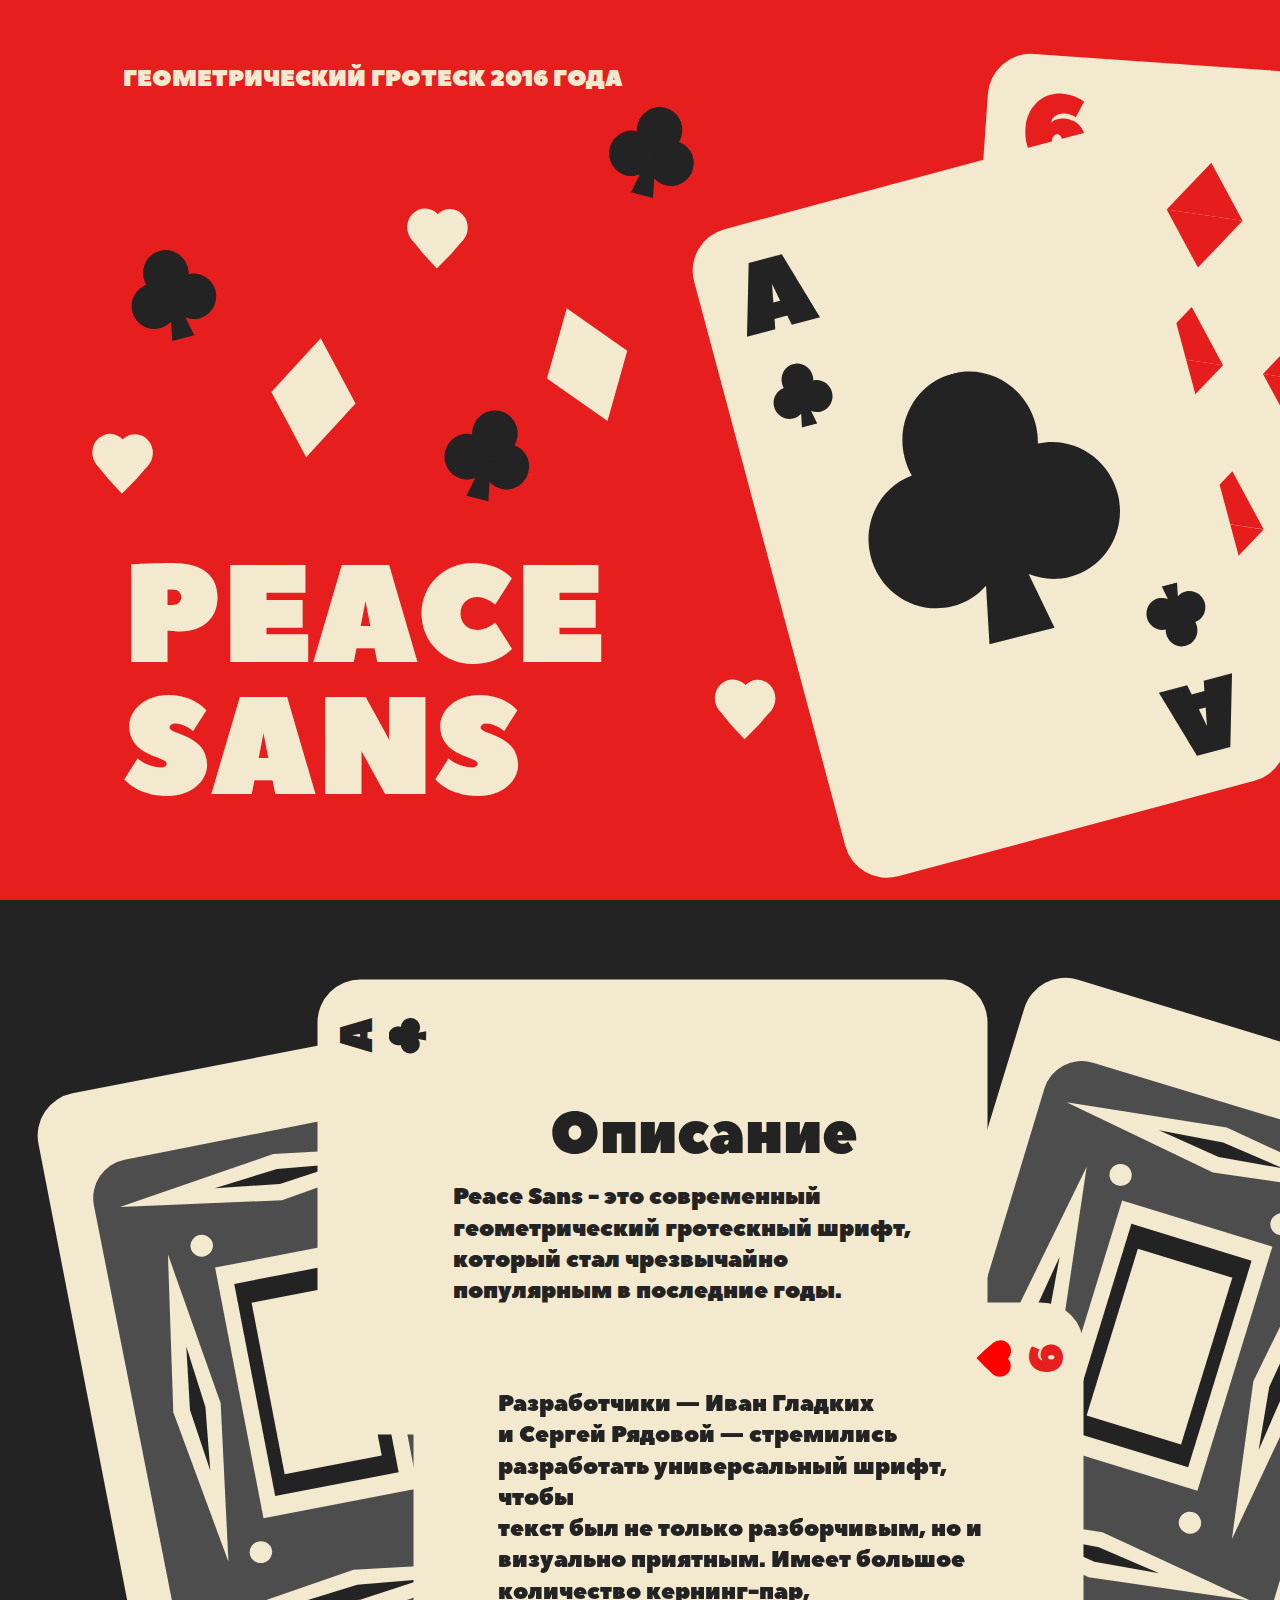
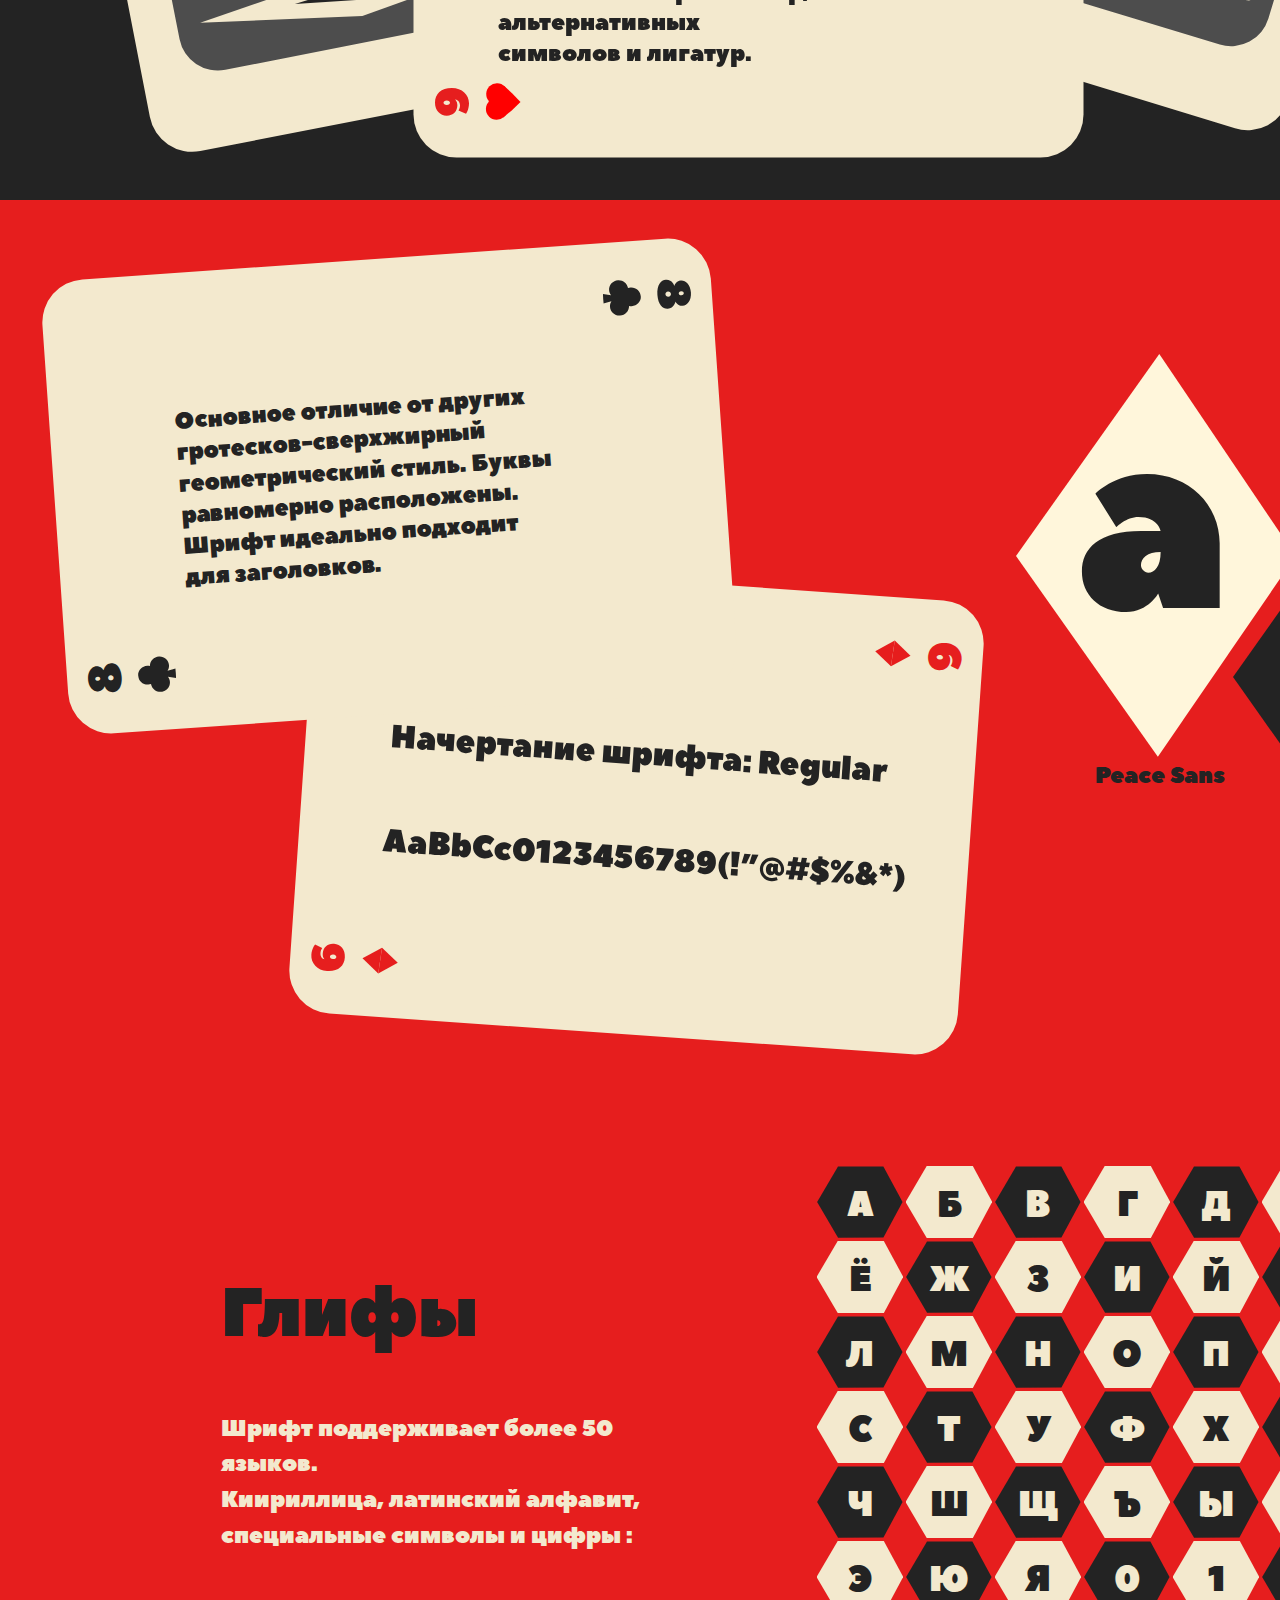
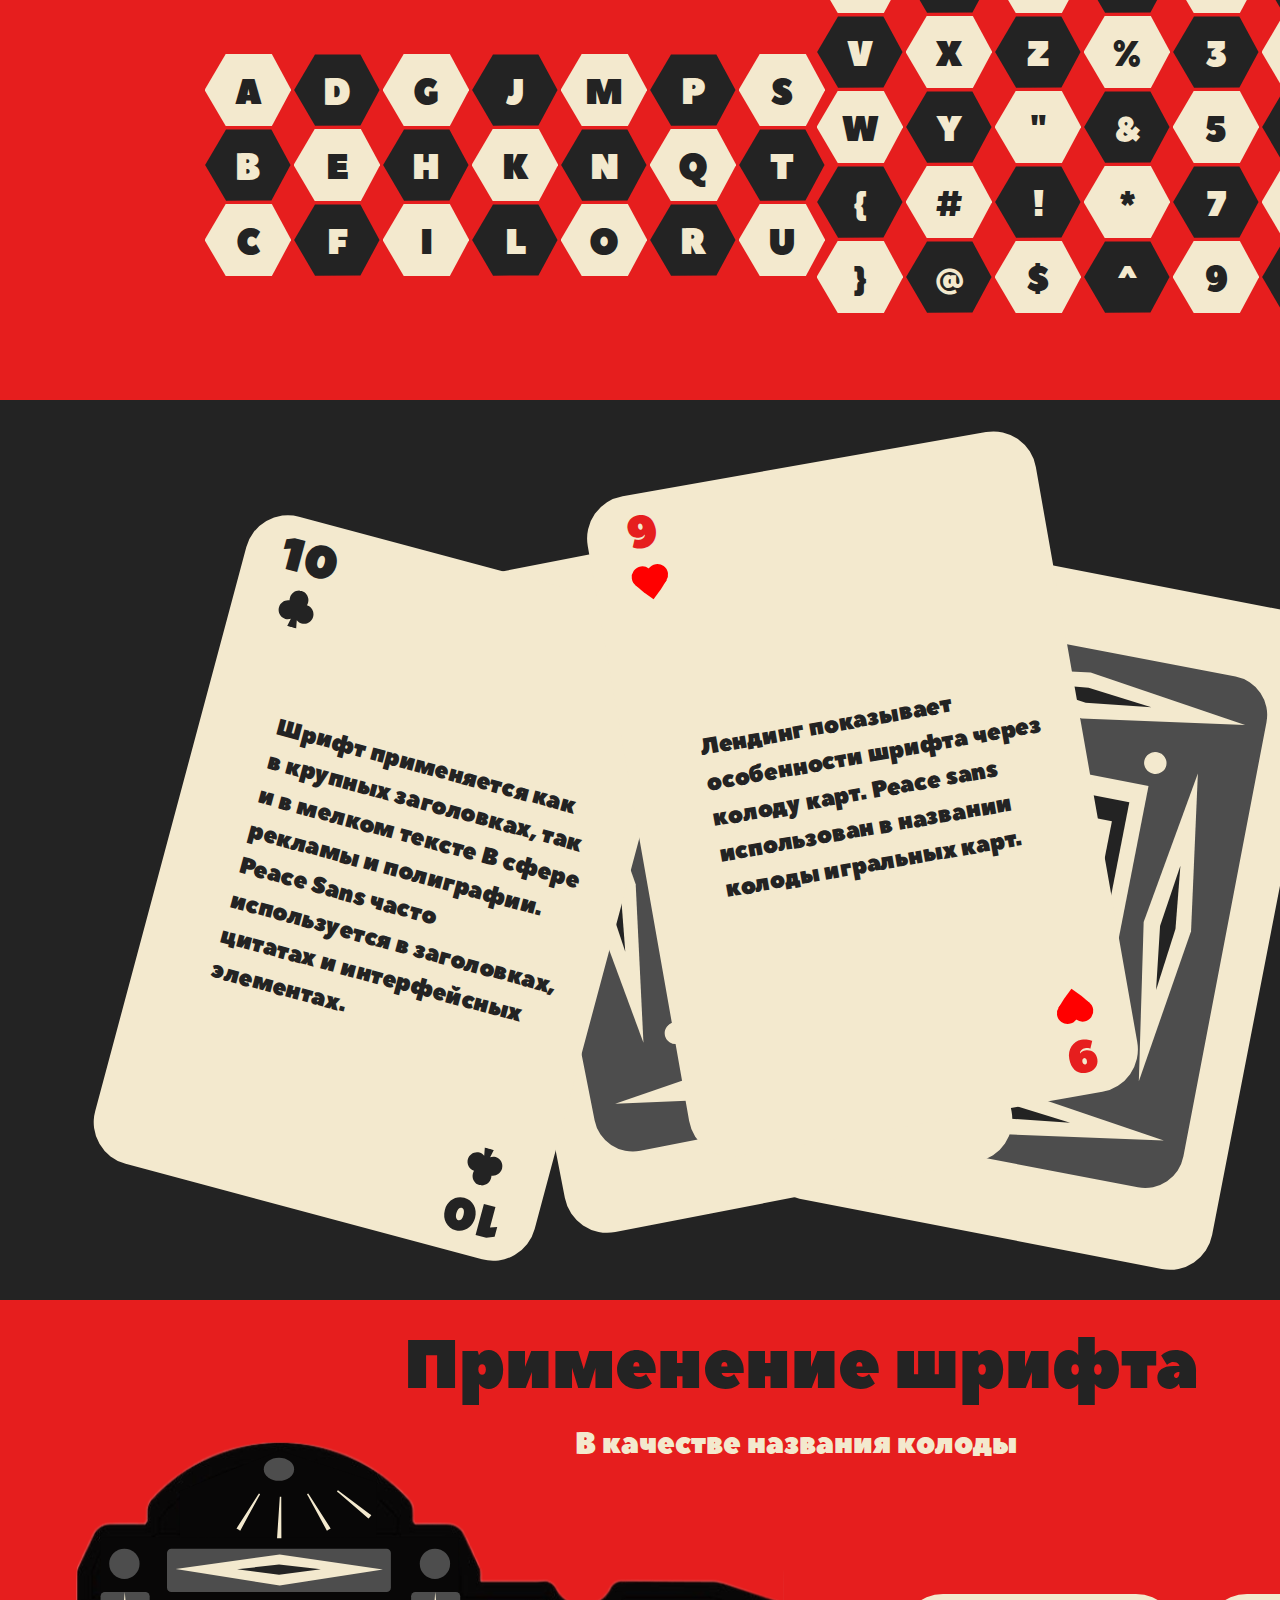
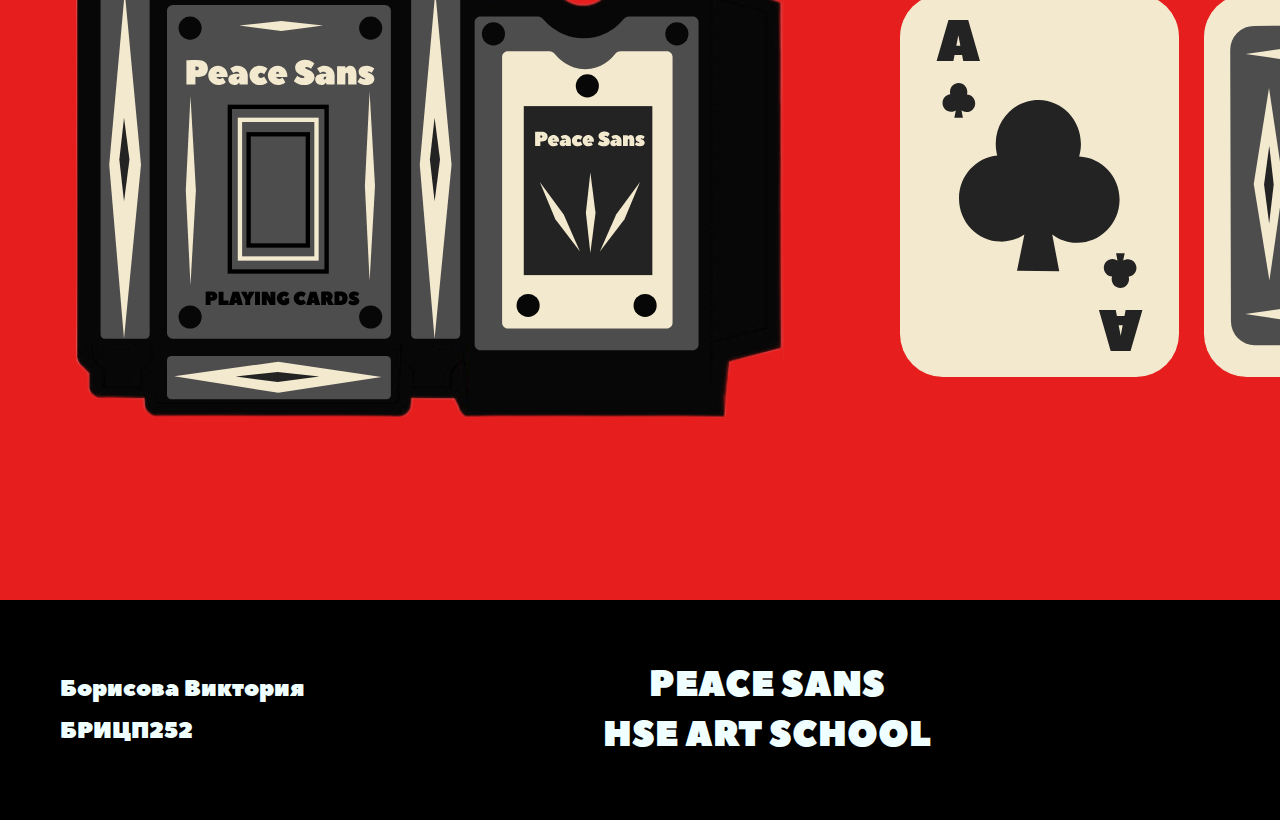
<file: index.html>
<!DOCTYPE html>
<html lang="en">

<head>
    <meta charset="UTF-8">
    <meta name="viewport" content="width=device-width, initial-scale=1.0">
    <title>Peace Sans</title>
    <link  rel="icon" href="assets/font/images/icon.png">
    <link rel="stylesheet" href="css/style.css">
</head>

<body>
    <section class="red_bg screen-height" id="screen1">
        <p class="par">
            ГЕОМЕТРИЧЕСКИЙ ГРОТЕСК 2016 ГОДА
        </p>
        <img id="first-icons" src="assets/font/images/first-icons2.svg" alt="">
        <div class="card rotat" id="card1">
            <div class="cardheader">
                <p class="cardtitle">A</p>
                <img class="card-ill" src="assets/font/images/Kresti.svg" alt="">
            </div>
            <img class="main-ill" src="assets/font/images/Kresti.svg" alt="">
            <div class="cardheader" style="align-self: flex-end; transform: rotate(180deg)">
                <p class="cardtitle">A</p>
                <img class="card-ill" src="assets/font/images/Kresti.svg" alt="">
            </div>
        </div>
        <div class="card rotat2" id="card2">
            <div class="cardheader">
                <p class="cardtitle2">6</p>
                <img class="card-ill" src="assets/font/images/bubni.svg" alt="">
            </div>
            <img class="main-ill2" src="assets/font/images/bubnibig.svg" alt="">
            <div class="cardheader" style="align-self: flex-end; transform: rotate(180deg)">
                <p class="cardtitle2">6</p>
                <img class="card-ill" src="assets/font/images/bubni.svg" alt="">
            </div>
        </div>
        <h1>PEACE<br>SANS</h1>
    </section>
    <section class="gray_bg screen-height" id="screen2">
        
        
        <div class="card" id="card3">
            
            <div class="cardheader" style="align-self: flex-end">
                <p class="cardtitle3">A</p>
                <img class="card-illmin" src="assets/font/images/Kresti.svg" alt="">
                
            </div>
            <div class="card-content"><h3 class="card-description">Описание</h3>
            <p class="card-text">Peace Sans - это
            современный<br>геометрический гротескный шрифт,<br>который стал чрезвычайно<br>популярным в последние годы.</p></div>
            
        </div>
        <div class="card" id="card4">
            <div class="cardheader">
                <p class="cardtitle4">9</p>
                <img class="card-illmin" src="assets/font/images/chervi.svg" style="transform: rotate(-90deg);" alt="">
            </div>
            <div class="card-content">
                <p class="card-text" style="transform: rotate(180deg);">Разработчики — Иван Гладких<br>и
            Сергей Рядовой — стремились<br>разработать универсальный шрифт, чтобы<br>текст был не только разборчивым, но
            и<br>визуально приятным. Имеет большое<br>количество кернинг-пар, альтернативных<br>символов и лигатур. </p>
            </div>
            
            <div class="cardheader" style="align-self: flex-end; transform: rotate(180deg);">
                <p class="cardtitle4">9</p>
                <img class="card-illmin" src="assets/font/images/chervi.svg" style="transform: rotate(-90deg)" alt="">
            </div>
        </div>
        <div class="card anymshake3" id="card5">
            <img class="full-card-shirt" style="transform: rotate(10deg);" src="assets/font/images/shirt2.svg">
        </div>
        <div class="card anymshake4" id="card6">
            <img class="full-card-shirt" style="transform: rotate(10deg);" src="assets/font/images/shirt2.svg" alt="">
        </div>
    </section>
    <section class="red_bg screen-height" id="screen3">
        
        
        

        <div class="card" id="card7">
            <div class="cardheader">
                <p class="cardtitle3">8</p>
                <img class="card-illmin" src="assets/font/images/Kresti.svg" alt="">
            </div>
            <div class="card-content">
                <p class="card-text" style="margin-left: 80px;">
            Основное отличие от других<br>гротесков - сверхжирный<br>геометрический стиль. Буквы<br>равномерно
            расположены.<br>Шрифт идеально подходит<br>для заголовков.</p>
            </div>
            <div class="cardheader" style="align-self: flex-end; transform: rotate(180deg);">
                <p class="cardtitle3">8</p>
                <img class="card-illmin" src="assets/font/images/Kresti.svg" alt="">
            </div>
        </div>
        <div class="card" id="card8">
            <div class="cardheader">
                <p class="cardtitle4">6</p>
                <img class="card-illmin" src="assets/font/images/bubni.svg" alt="">
            </div>
            <div class="card-content">
                <p class="card-text" style="font-size: 32px; transform: rotate(180deg); margin-bottom: 40px">
            AaBbCc0123456789(!”@#$%&*)</p>
                <p class="card-text" style="font-size: 32px; transform: rotate(180deg);">
            Начертание шрифта: Regular</p>
            
            </div>
            <div class="cardheader" style="align-self: flex-end; transform: rotate(180deg);">
                <p class="cardtitle4">6</p>
                <img class="card-illmin" src="assets/font/images/bubni.svg" alt="">
            </div>
        </div>
        <img class="rhomb1" src="assets/font/images/rhomb1.2.svg" alt="">
        <img class="rhomb2" src="assets/font/images/rhomb2.2.svg" alt="">
        <p style="font-size: 246px; color:#232323; position: absolute; left: 1077px; top: 160px;">a</p>
        <p
            style="font-size: 246px; color:#F3E9CE; position: absolute; left: 1305px; top: 310px;font-family: Arial, Helvetica, sans-serif;">
            a</p>
        <p class="par" style="color:#232323; position: absolute; left: 1095px; top: 559px">Peace Sans</p>
        <p class="par" style="position: absolute; left: 1345px; top: 685px;">Inter</p>
    </section>
    <section class="red_bg screen-height" id="screen4">
        <div class="glyphs">
            <h2>Глифы</h2>
            <p class="par">Шрифт поддерживает более
                50<br>языков.<br>Киириллица, латинский алфавит,<br>специальные символы и цифры : </p>
        </div>

        <div class="hexagon-grid1">
            <div class="hexagon-black">
                <p class="hexpwhite">A</p>
            </div>
            <div class="hexagon-wight hex-white">
                <p class="hexpblack">Б</p>
            </div>
            <div class="hexagon-black">
                <p class="hexpwhite">В</p>
            </div>
            <div class="hexagon-wight">
                <p class="hexpblack">Г</p>
            </div>
            <div class="hexagon-black">
                <p class="hexpwhite">Д</p>
            </div>
            <div class="hexagon-wight">
                <p class="hexpblack">Е</p>
            </div>

            <div class="hexagon-wight">
                <p class="hexpblack">Ё</p>
            </div>
            <div class="hexagon-black">
                <p class="hexpwhite">Ж</p>
            </div>
            <div class="hexagon-wight">
                <p class="hexpblack">З</p>
            </div>
            <div class="hexagon-black">
                <p class="hexpwhite">И</p>
            </div>
            <div class="hexagon-wight">
                <p class="hexpblack">Й</p>
            </div>
            <div class="hexagon-black">
                <p class="hexpwhite">К</p>
            </div>

            <div class="hexagon-black">
                <p class="hexpwhite">Л</p>
            </div>
            <div class="hexagon-wight">
                <p class="hexpblack">М</p>
            </div>
            <div class="hexagon-black">
                <p class="hexpwhite">Н</p>
            </div>
            <div class="hexagon-wight">
                <p class="hexpblack">О</p>
            </div>
            <div class="hexagon-black">
                <p class="hexpwhite">П</p>
            </div>
            <div class="hexagon-wight">
                <p class="hexpblack">Р</p>
            </div>

            <div class="hexagon-wight">
                <p class="hexpblack">С</p>
            </div>
            <div class="hexagon-black">
                <p class="hexpwhite">Т</p>
            </div>
            <div class="hexagon-wight">
                <p class="hexpblack">У</p>
            </div>
            <div class="hexagon-black">
                <p class="hexpwhite">Ф</p>
            </div>
            <div class="hexagon-wight">
                <p class="hexpblack">Х</p>
            </div>
            <div class="hexagon-black">
                <p class="hexpwhite">Ц</p>
            </div>

            <div class="hexagon-black">
                <p class="hexpwhite">Ч</p>
            </div>
            <div class="hexagon-wight">
                <p class="hexpblack">Ш</p>
            </div>
            <div class="hexagon-black">
                <p class="hexpwhite">Щ</p>
            </div>
            <div class="hexagon-wight">
                <p class="hexpblack">Ъ</p>
            </div>
            <div class="hexagon-black">
                <p class="hexpwhite">Ы</p>
            </div>
            <div class="hexagon-wight">
                <p class="hexpblack">Ь</p>
            </div>

            <div class="hexagon-wight">
                <p class="hexpblack">Э</p>
            </div>
            <div class="hexagon-black">
                <p class="hexpwhite">Ю</p>
            </div>
            <div class="hexagon-wight">
                <p class="hexpblack">Я</p>
            </div>
            <div class="hexagon-black">
                <p class="hexpwhite">0</p>
            </div>
            <div class="hexagon-wight">
                <p class="hexpblack">1</p>
            </div>
            <div class="hexagon-black">
                <p class="hexpwhite">2</p>
            </div>

            <div class="hexagon-black">
                <p class="hexpwhite">V</p>
            </div>
            <div class="hexagon-wight">
                <p class="hexpblack">X</p>
            </div>
            <div class="hexagon-black">
                <p class="hexpwhite">Z</p>
            </div>
            <div class="hexagon-wight">
                <p class="hexpblack">%</p>
            </div>
            <div class="hexagon-black">
                <p class="hexpwhite">3</p>
            </div>
            <div class="hexagon-wight">
                <p class="hexpblack">4</p>
            </div>

            <div class="hexagon-wight">
                <p class="hexpblack">W</p>
            </div>
            <div class="hexagon-black">
                <p class="hexpwhite">Y</p>
            </div>
            <div class="hexagon-wight">
                <p class="hexpblack">"</p>
            </div>
            <div class="hexagon-black">
                <p class="hexpwhite">&</p>
            </div>
            <div class="hexagon-wight">
                <p class="hexpblack">5</p>
            </div>
            <div class="hexagon-black">
                <p class="hexpwhite">6</p>
            </div>



            <div class="hexagon-black">
                <p class="hexpwhite">{</p>
            </div>
            <div class="hexagon-wight">
                <p class="hexpblack">#</p>
            </div>
            <div class="hexagon-black">
                <p class="hexpwhite">!</p>
            </div>
            <div class="hexagon-wight">
                <p class="hexpblack">*</p>
            </div>
            <div class="hexagon-black">
                <p class="hexpwhite">7</p>
            </div>
            <div class="hexagon-wight">
                <p class="hexpblack">8</p>
            </div>


            <div class="hexagon-wight">
                <p class="hexpblack">}</p>
            </div>
            <div class="hexagon-black">
                <p class="hexpwhite">@</p>
            </div>
            <div class="hexagon-wight">
                <p class="hexpblack">$</p>
            </div>
            <div class="hexagon-black">
                <p class="hexpwhite">^</p>
            </div>
            <div class="hexagon-wight">
                <p class="hexpblack">9</p>
            </div>
            <div class="hexagon-black">
                <p class="hexpwhite">0</p>
            </div>
        </div>
        </div>
        <div class="hexagon-grid2 anym">

            <div class="hexagon-wight">
                <p class="hexpblack">A</p>
            </div>
            <div class="hexagon-black">
                <p class="hexpwhite">D</p>
            </div>
            <div class="hexagon-wight">
                <p class="hexpblack">G</p>
            </div>
            <div class="hexagon-black">
                <p class="hexpwhite">J</p>
            </div>
            <div class="hexagon-wight">
                <p class="hexpblack">M</p>
            </div>
            <div class="hexagon-black">
                <p class="hexpwhite">P</p>
            </div>
            <div class="hexagon-wight">
                <p class="hexpblack">S</p>
            </div>

            <div class="hexagon-black">
                <p class="hexpwhite">B</p>
            </div>
            <div class="hexagon-wight">
                <p class="hexpblack">E</p>
            </div>
            <div class="hexagon-black">
                <p class="hexpwhite">H</p>
            </div>
            <div class="hexagon-wight">
                <p class="hexpblack">K</p>
            </div>
            <div class="hexagon-black">
                <p class="hexpwhite">N</p>
            </div>
            <div class="hexagon-wight">
                <p class="hexpblack">Q</p>
            </div>
            <div class="hexagon-black">
                <p class="hexpwhite">T</p>
            </div>

            <div class="hexagon-wight">
                <p class="hexpblack">C</p>
            </div>
            <div class="hexagon-black">
                <p class="hexpwhite">F</p>
            </div>
            <div class="hexagon-wight">
                <p class="hexpblack">I</p>
            </div>
            <div class="hexagon-black">
                <p class="hexpwhite">L</p>
            </div>
            <div class="hexagon-wight">
                <p class="hexpblack">O</p>
            </div>
            <div class="hexagon-black">
                <p class="hexpwhite">R</p>
            </div>
            <div class="hexagon-wight">
                <p class="hexpblack">U</p>
            </div>
        </div>


    </section>
    <section class="gray_bg screen-height" id="screen5">
        <div class="card" id="card9">
            <div class="cardheader">
                <p class="cardtitle3">10</p>
                <img class="card-illmin" src="assets/font/images/Kresti.svg" alt="">
            </div>
            <p class="par-card">Шрифт
                применяется как<br>в крупных заголовках, так<br>и в мелком тексте В сфере<br>рекламы и
                полиграфии.<br>Peace
                Sans часто<br>используется в заголовках,<br>цитатах и интерфейсных<br>элементах.</p>
            <div class="cardheader" style="align-self: flex-end; transform: rotate(180deg)">
                <p class="cardtitle3">10</p>
                <img class="card-illmin" src="assets/font/images/Kresti.svg" alt="">
            </div>
        </div>
        <div class="card" id="card10">
            <div class="cardheader">
                <p class="cardtitle4">9</p>
                <img class="card-illmin" style="transform: rotate(-90deg);" src="assets/font/images/chervi.svg" alt="">
            </div>
            <p class="par-card">Лендинг показывает<br>особенности шрифта через<br>колоду карт. Peace sans<br>использован
                в
                названии<br>колоды игральных карт.</p>
            <div class="cardheader" style="align-self: flex-end; transform: rotate(180deg);">
                <p class="cardtitle4">9</p>
                <img class="card-illmin" style="transform: rotate(-90deg);" src="assets/font/images/chervi.svg" alt="">
            </div>
        </div>
        <div class="card" id="card11">
            <img class="full-card-shirt" style="transform: rotate(10deg);" src="assets/font/images/shirt2.svg" alt="">
        </div>
        <div class="card" id="card12">
            <img class="full-card-shirt" style="transform: rotate(10deg);" src="assets/font/images/shirt2.svg" alt="">

        </div>
        <p class="par-card">Шрифт
            применяется как<br>в крупных заголовках, так<br>и в мелком тексте В сфере<br>рекламы и полиграфии.<br>Peace
            Sans часто<br>используется в заголовках,<br>цитатах и интерфейсных<br>элементах.</p>

    </section>
    <section class="red_bg screen-height" id="screen6">
        <h2 style="position:absolute; left: 404px; top: 34px;">Применение шрифта</h2>
        <p class="par" style="color:#F3E9CE; position: absolute; font-size: 29px; left: 575px; top: 122px;">В качестве
            названия колоды</p>
        <img class="box" src="assets/font/images/box.svg" alt="">
        <div class="cardmin anymshake2" id="card13">
            <div class="cardheader">
                <p class="cardtitle5">A</p>
                <img class="card-illmin2" src="assets/font/images/Kresti.svg" alt="">
            </div>
            <div class="cardheader" style="align-self: flex-end; transform: rotate(180deg);">
                <p class="cardtitle5">A</p>
                <img class="card-illmin2" src="assets/font/images/Kresti.svg" alt="">
            </div>
            <img class="main-ill4" src="assets/font/images/Kresti.svg" alt="">
        </div>
        <div class="cardmin anymshake2" id="card14">
            <img class="full-card-shirt" style="transform: rotate(10deg);" src="assets/font/images/shirt2.svg" alt="">
        </div>
    </section>
    <section id="screen7">
        <div class="footer">
            <div class="footer-left">
                <p class="groundtext">Борисова Виктория</p>
                <p class="groundtext">БРИЦП252</p>
            </div>

            <div class="footer-center">
                <p class="groundtext" style="font-size: 36px;">PEACE SANS</p>
                <p class="groundtext" style="font-size: 36px;">HSE ART SCHOOL</p>

            </div>

            <div class="footer-right">
                <p class="groundtext">2025</p>
            </div>
        </div>
        <!-- <div class="footer">
            <div class="footerleft"><p class="groundtext">Борисова Виктория</p></div>
            <p class="groundtext">БРИЦП252</p>
            <p class="groundtext">PEACE SANS</p>
            <p class="groundtext">2025</p>
        </div> -->
    </section>
</body>

</html>
</file>
<file: css/style.css>
@import url('reset.css');
@import url('font.css');

@keyframes jump {

    0%,
    100% {
        transform: translateY(0);
    }

    50% {
        transform: translateY(-30px);
    }
}

@keyframes shake {

    0%,
    100% {
        transform: rotate(0deg);
    }

    50% {
        transform: rotate(6deg);
    }
}

@keyframes shake2 {

    0%,
    100% {
        transform: rotate(-3deg);
    }

    50% {
        transform: rotate(3deg);
    }
}

@keyframes shake3 {

    0%,
    100% {
        transform: rotate(-9deg);
    }

    50% {
        transform: rotate(-12deg);
    }
}

@keyframes shake4 {

    0%,
    100% {
        transform: rotate(14deg);
    }

    50% {
        transform: rotate(19deg);
    }
}

@keyframes rot {

    0%,
    100% {
        transform: rotate(-7deg);
    }

    50% {
        transform: rotate(-15deg)
    }

}

@keyframes rot2 {

    0%,
    100% {
        transform: rotate(4deg);
    }

    50% {
        transform: rotate(10deg);
    }
}

* {
    font-family: 'Peace Sans', sans-serif;
    font-weight: 700;
}

body {
    overflow-x: hidden;
    width: 1560px;
}

.red_bg {
    background-color: #E61E1E;
}

.red_bg .par {
    color: #F3E9CE;
}

.gray_bg {
    background-color: #232323;
}

.screen-height {
    height: 100vh;
    min-height: 600px;
    position: relative;
}

.par {
    color: #232323;
    font-size: 23px;
    line-height: 156%;
}

.par-card {
    color: #232323;
    font-size: 23px;
    line-height: 156%;
    padding-left: 40px;
}


#screen1 {
    display: flex;
    padding: 62px 123px 83px 123px;
    flex-direction: column;
    justify-content: space-between;

}

#screen2 {
    display: flex;
    flex-direction: column;
    justify-content: space-between;
    padding: 62px 123px 83px 123px;
    position: relative;
    align-items: center;
}

#screen3 {
    display: flex;
    flex-direction: column;
    justify-content: space-between;
    padding: 62px 123px 83px 123px;
    position: relative;
    align-items: center;
}

#screen4 {
    display: flex;
    flex-direction: column;
    justify-content: space-between;
    padding: 62px 123px 83px 123px;
    position: relative;
    align-items: center;
}

#screen5 {
    display: flex;
    flex-direction: column;
    justify-content: space-between;
    padding: 62px 123px 83px 123px;
    position: relative;
    align-items: center;
}

#screen6 {
    display: flex;
    flex-direction: column;
    justify-content: space-between;
    padding: 62px 123px 83px 123px;
    position: relative;
    align-items: center;
}

#screen7 {
   
    height: 220px;
    width: 1560px;
    background-color: black;
    display: flex;
    justify-content: space-between;
    align-items: center;
    position: relative;
    padding: 0 60px;
}

#first-icons {
    position: absolute;
    left: 92px;
    top: 97px;
}

.glyphs {
    padding-left: 0px;
    padding-top: 120px;
    padding-right: 700px;
    padding-bottom: 700px;
    align-items: left;
    gap: 64px;
    display: flex;
    flex-direction: column;
}

h1 {
    color: #F3E9CE;
    font-size: 139px;
    line-height: 95%;
}

h3 {
    color: #232323;
    font-size: 58px;
    line-height: 95%;

}

h2 {
    color: #232323;
    font-size: 69px;
    line-height: 95%;
}

.card {
    position: absolute;
    display: flex;
    flex-direction: column;
    width: 455px;
    height: 670px;
    background-color: #F3E9CE;
    border-radius: 43px;
    padding: 8px 36px;
    justify-content: space-between;
}

.cardmin {
    position: absolute;
    display: flex;
    flex-direction: column;
    width: 279px;
    height: 383px;
    background-color: #F3E9CE;
    border-radius: 43px;
    padding: 8px 36px;
    justify-content: space-between;
}

#card1 {
    left: 762px;
    top: 170px;
    transform: rotate(-15deg);
    z-index: 2;
}

#card2 {
    left: 967px;
    top: 66px;
    transform: rotate(4deg);
    z-index: 1;
}

#card3 {
    left: 425px;
    top: -28px;
    transform: rotate(-90deg);
    z-index: 2;
    display: flex;
    align-items: center;
    justify-content: center;
}

#card4 {
    left: 521px;
    top: 295px;
    transform: rotate(90deg);
    z-index: 3;
}

#card5 {
    left: 90px;
    top: 152px;
    transform: rotate(-11deg);
    padding: 0;
    z-index: 1;
}

#card6 {
    top: 119px;
    right: 176px;
    padding: 0;
    z-index: 1;
    transform: rotate(17deg);
}

#card7 {
    left: 162px;
    top: -49px;
    transform: rotate(-94deg);
    z-index: 2;

}

#card8 {
    left: 409px;
    top: 272px;
    transform: rotate(94deg);
    z-index: 1;
}

#card9 {
    left: 163px;
    top: 153px;
    transform: rotate(15deg);
    z-index: 3;
}

#card10 {
    left: 635px;
    top: 59px;
    transform: rotate(-10deg);
    z-index: 3;
}

#card11 {
    left: 817px;
    top: 170px;
    transform: rotate(11deg);
    z-index: 1;
    padding: 0;
}

#card12 {
    left: 505px;
    top: 133px;
    z-index: 2;
    padding: 0;
    transform: rotate(-11deg);

}

#card13 {
    position: absolute;
    left: 900px;
    top: 294px
}

#card14 {
    position: absolute;
    left: 1204px;
    top: 294px;
    padding: 0;
}

.cardheader {
    display: flex;
    flex-direction: column;
    justify-content: center;
    align-items: center;
    width: fit-content;
    height: fit-content;
}

.cardtitle {
    width: fit-content;
    font-size: 101px;
    color: #232323;
}

.cardtitle2 {
    width: fit-content;
    font-size: 101px;
    color: #E61E1E;
}

.cardtitle3 {
    width: fit-content;
    font-size: 46px;
    color: #232323;
}

.cardtitle4 {
    width: fit-content;
    font-size: 46px;
    color: #E61E1E;
}

.cardtitle5 {
    width: fit-content;
    font-size: 58px;
    color: #232323;
}

.card-ill {
    width: 68px;
    height: 64px;
}

.card-illmin {
    width: 40px;
    height: 38px;
}

.card-illmin2 {
    width: 38px;
    height: 35px;
}

.main-ill {
    position: absolute;
    width: 294px;
    height: 273px;
    top: 50%;
    left: 50%;
    transform: translate(-50%, -50%);
}

.main-ill2 {
    position: absolute;
    top: 45%;
    left: 60%;
    transform: translate(-50%, -50%);
}

.main-ill3 {
    position: absolute;
    width: 637px;
    height: 442px;
    transform: rotate(10deg);
}

.main-ill4 {
    position: absolute;
    width: 185px;
    height: 172px;
    top: 50%;
    left: 50%;
    transform: translate(-50%, -50%);
}

.full-card-shirt {
    width: 100%;
    height: 100%;
    object-fit: scale-down;
    border-radius: 43px;
}

.rhomb1 {
    position: absolute;
    left: 1016px;
    top: 154px;
}

.rhomb2 {
    position: absolute;
    left: 1233px;
    top: 275px;
}



.box {
    position: absolute;
    left: 76px;
    top: 141px;
}

.groundtext {
    color: azure;
    font-size: 23px;
    gap: 15px;
}

.hexagon-grid1 {
    position: absolute;
    top: 66px;
    left: 817px;
    display: flex;
    flex-wrap: wrap;
    gap: 3px;
    margin-top: 0px;
    margin-bottom: 74px;
    max-width: 600px;
    max-height: 722px;
    z-index: 5;
}

.hexagon-grid2 {
    position: absolute;
    top: 554px;
    left: 205px;
    display: flex;
    flex-wrap: wrap;
    gap: 3px;
    max-width: 650px;
    max-height: 217px;
    z-index: 5;
}

.hexagon-wight {
    background-image: url("../assets/font/images/wight.svg");
    background-position: center;
    background-repeat: no-repeat;
    width: 86px;
    height: 72px;
    display: flex;
    align-items: center;
    justify-content: center;
    z-index: 5;

}

.hexagon-black {
    background-image: url("../assets/font/images/black.svg");
    background-size: contain;
    background-position: center;
    background-repeat: no-repeat;
    width: 86px;
    height: 72px;
    display: flex;
    align-items: center;
    justify-content: center;
    z-index: 5;
}

.hexpblack {
    color: #232323;
    font-size: 35px;
    margin-top: 5px;

}

.hexpblack:hover {
    transform: scale(3ms);
    font-size: 60px;
    border-radius: 5px;
}

.hexpwhite {
    color: #F3E9CE;
    font-size: 35px;
    margin-top: 5px;
    transition: all 0.3ms ease;
    display: inline-block;
    animation-name: jump;
}


.hexpwhite:hover {
    transform: scale(3ms);
    font-size: 60px;
    border-radius: 5px;
}

.llaststrok {
    display: flex;
    margin-left: 91px;
    gap: 3px;
}

.laststrok {
    display: flex;
    margin-left: 179px;
    gap: 3px;
}

.anymshake {
    animation: shake 3s ease-in-out infinite;
}

.anymjump {
    animation: jump 3s ease-in-out infinite;
}

.large {
    animation: uv 3s ease-in-out infinite;
}

.rotat {
    animation: rot 3s ease-in-out infinite;
}

.rotat2 {
    animation: rot2 3s ease-in-out infinite;
}

.anymshake2 {
    animation: shake2 2s ease-in-out infinite;
}

.anymshake3 {
    animation: shake3 2s ease-in-out infinite;
}

.anymshake4 {
    animation: shake4 2s ease-in-out infinite;
}

.footer {
    display: flex;
    width: 100%;
    justify-content: space-between;
    align-items: center;
}

.footer-left {
    display: flex;
    flex-direction: column;
    gap: 10px;
}

.footer-center {
    display: flex;
    flex-direction: column;
    align-items: center;
    margin-right: 210px;
}

.footer-right {
    display: flex;
    flex-direction: column;
    align-items: flex-end;
    gap: 10px;
}

.card-content {
    
    display: flex;
    flex-direction: column;
    align-items: center;
    justify-content: center;
    gap: 20px;
    width: 100%;
    height: 100%;
    margin: 0px;
    padding: 0px;
    transform: rotate(90deg);
    
}

.card-description {
    color: #232323;
    font-size: 58px;
    line-height: 95%;
    text-align: left;
}

.card-text {
    color: #232323;
    font-size: 23px;
    line-height: 136%;
    margin: 0;
    text-align: left;
    width: 500px;
}
</file>
